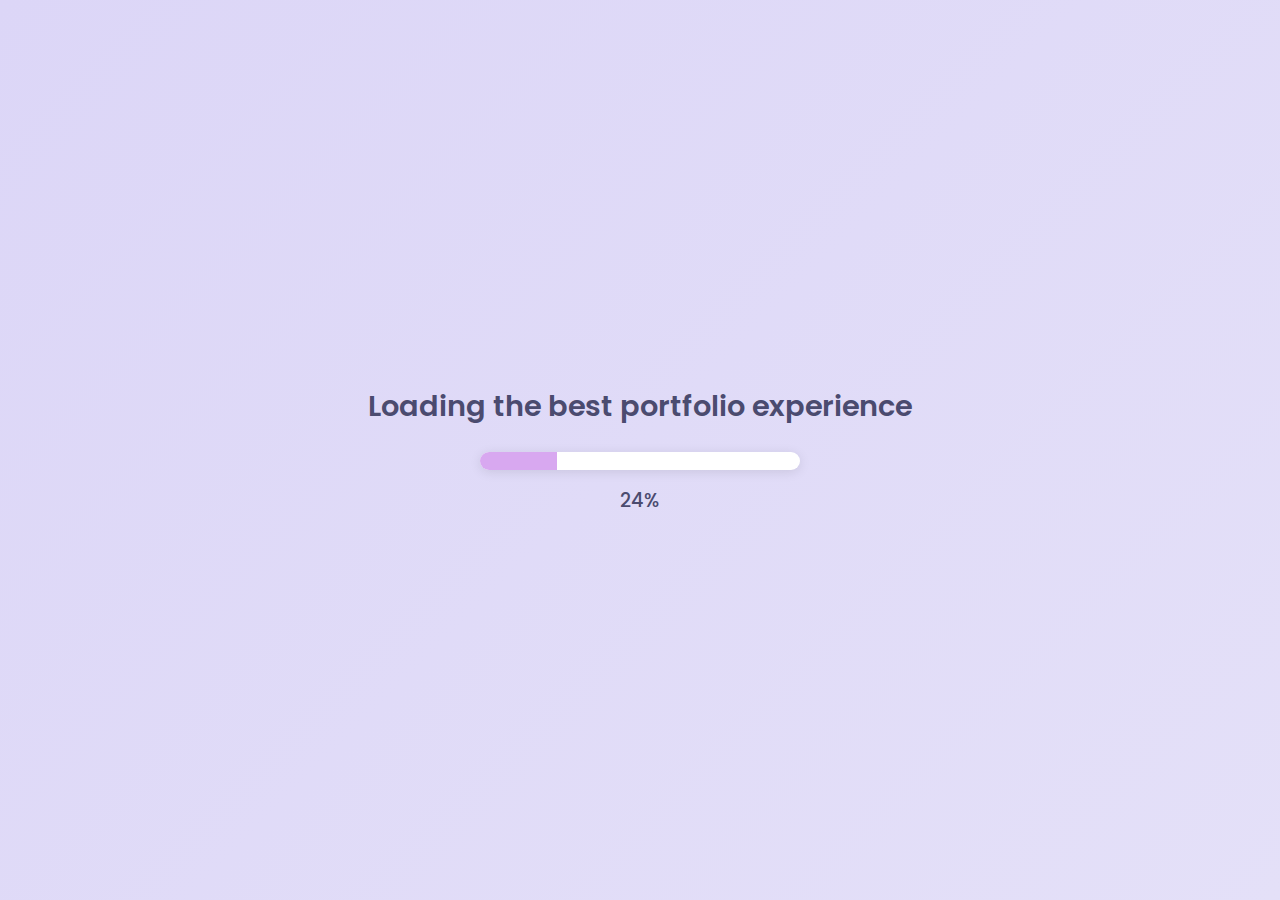
<file: index.html>
<!DOCTYPE html>
<html lang="en">
<head>
  <meta charset="UTF-8" />
  <meta name="viewport" content="width=device-width, initial-scale=1.0"/>
  <title>Loading...</title>
  <link href="https://fonts.googleapis.com/css2?family=Poppins:wght@400;600&display=swap" rel="stylesheet">
  <style>
    :root {
      --lavender: #dcd6f7;
      --lavender-dark: #a29bfe;
      --text-color: #4b4b6f;
    }

    * {
      margin: 0;
      padding: 0;
      box-sizing: border-box;
    }

    body {
      height: 100vh;
      background: linear-gradient(135deg, var(--lavender), #e4e0f8);
      font-family: 'Poppins', sans-serif;
      display: flex;
      align-items: center;
      justify-content: center;
      flex-direction: column;
      color: var(--text-color);
      overflow: hidden;
    }

    .loading-wrapper {
      text-align: center;
      opacity: 1;
      transition: opacity 0.6s ease-out;
    }

    h1 {
      font-size: 1.8rem;
      font-weight: 600;
      margin-bottom: 24px;
    }

    .dots::after {
      content: '';
      animation: dots 1.5s infinite steps(3);
    }

    @keyframes dots {
      0% { content: ''; }
      33% { content: '.'; }
      66% { content: '..'; }
      100% { content: '...'; }
    }

    .progress-container {
      width: 320px;
      height: 18px;
      background-color: #fff;
      border-radius: 999px;
      overflow: hidden;
      box-shadow: 0 2px 12px rgba(0, 0, 0, 0.1);
      margin: 0 auto;
    }

    .progress-bar {
      height: 100%;
      width: 0%;
      background: var(--lavender-dark);
      transition: width 0.2s ease-in-out;
    }

    .percentage {
      margin-top: 16px;
      font-size: 1.2rem;
      font-weight: 500;
      animation: bounce 0.6s ease-in-out infinite alternate;
    }

    @keyframes bounce {
      0% { transform: translateY(0); }
      100% { transform: translateY(-4px); }
    }

    .fade-out {
      opacity: 0;
    }

    @media (max-width: 400px) {
      h1 {
        font-size: 1.3rem;
        padding: 0 10px;
      }

      .progress-container {
        width: 80%;
      }

      .percentage {
        font-size: 1rem;
      }
    }
  </style>
</head>
<body>

  <div class="loading-wrapper" id="loader">
    <h1><span class="dots">Loading</span> the best portfolio experience</h1>
    <div class="progress-container">
      <div class="progress-bar" id="bar"></div>
    </div>
    <div class="percentage" id="percent">0%</div>
  </div>

  <script>
    let percent = 0;
    const bar = document.getElementById("bar");
    const percentText = document.getElementById("percent");
    const loader = document.getElementById("loader");

    const loading = setInterval(() => {
      percent += 1;
      bar.style.width = percent + "%";
      percentText.textContent = percent + "%";

      // Add a subtle color shift for visual interest
      if (percent % 10 === 0) {
        bar.style.background = `hsl(${260 + percent}, 70%, 80%)`;
      }

      if (percent >= 100) {
        clearInterval(loading);
        loader.classList.add('fade-out');
        setTimeout(() => {
          window.location.href = "pages/dashboard.html"; // Target page
        }, 600);
      }
    }, 30);
  </script>

</body>
</html>
</file>
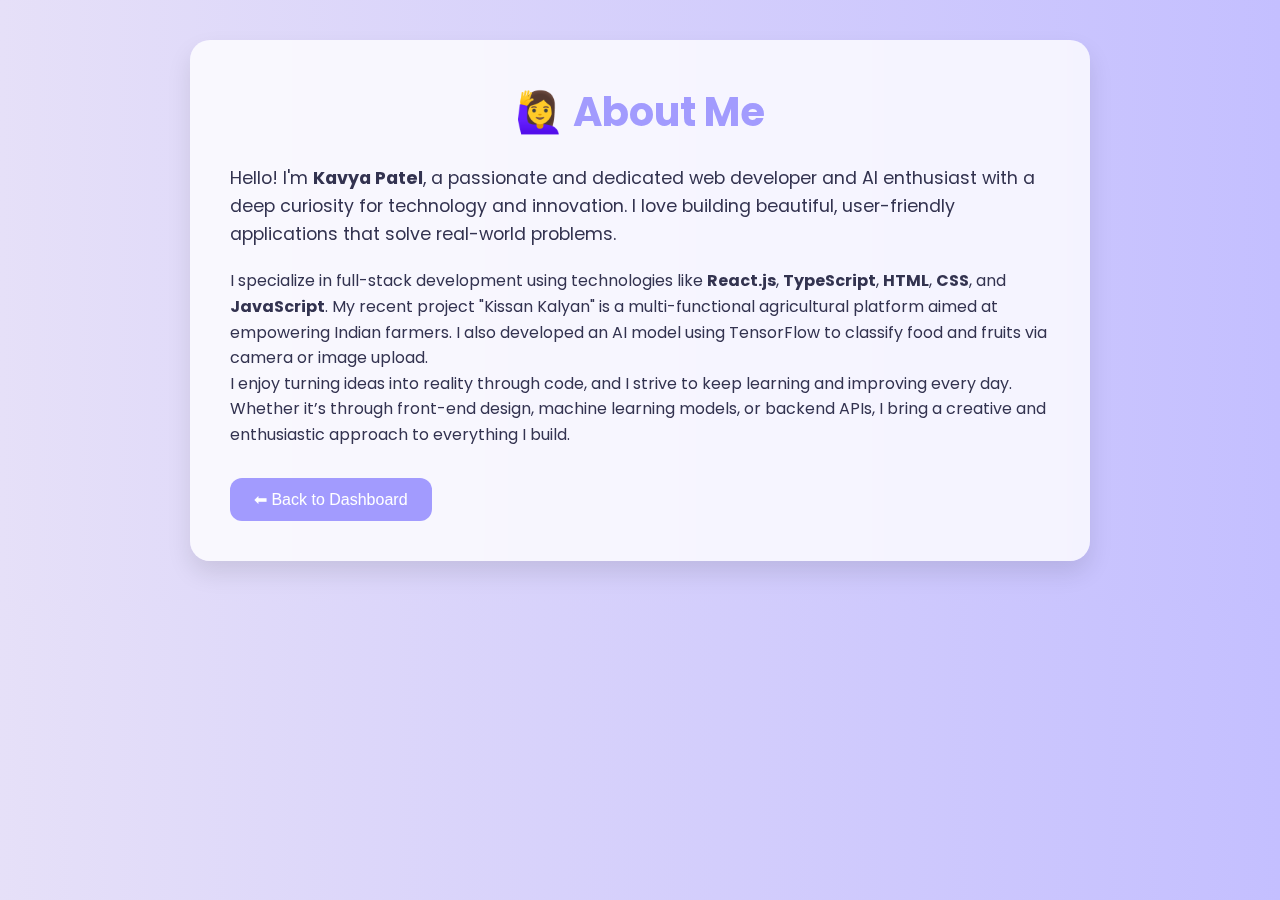
<file: pages/about.html>
<!DOCTYPE html>
<html lang="en">
<head>
  <meta charset="UTF-8" />
  <meta name="viewport" content="width=device-width, initial-scale=1.0" />
  <title>About Me - Kavya Patel</title>
  <link href="https://fonts.googleapis.com/css2?family=Poppins:wght@400;600&display=swap" rel="stylesheet">
  <style>
    :root {
      --lavender: #dcd6f7;
      --lavender-dark: #a29bfe;
      --text: #333350;
      --bg-card: #ffffffcc;
    }

    * {
      margin: 0;
      padding: 0;
      box-sizing: border-box;
    }

    body {
      font-family: 'Poppins', sans-serif;
      background: linear-gradient(to right, #e6e0f8, #c4bfff);
      color: var(--text);
      line-height: 1.6;
      padding: 40px 20px;
      transition: opacity 0.6s ease-in-out;
      opacity: 1;
    }

    body.fade-out {
      opacity: 0;
    }

    .container {
      max-width: 900px;
      margin: 0 auto;
      background: var(--bg-card);
      padding: 40px;
      border-radius: 20px;
      box-shadow: 0 12px 24px rgba(0, 0, 0, 0.1);
      backdrop-filter: blur(8px);
    }

    h1 {
      font-size: 2.5rem;
      color: var(--lavender-dark);
      margin-bottom: 20px;
      text-align: center;
    }

    .intro {
      font-size: 1.1rem;
      margin-bottom: 20px;
    }

    .btn {
      display: inline-block;
      margin-top: 30px;
      padding: 12px 24px;
      background-color: var(--lavender-dark);
      color: white;
      border: none;
      border-radius: 12px;
      font-size: 1rem;
      text-decoration: none;
      transition: background-color 0.3s ease;
    }

    .btn:hover {
      background-color: #7e74d1;
    }
    .easter-egg {
      text-align: center;
      margin-top: 30px;
    }

    .easter-button {
      background: transparent;
      border: none;
      color: var(--lavender-dark);
      font-size: 0.9rem;
      cursor: pointer;
      text-decoration: underline;
    }
  </style>
</head>
<body>
  <div class="container">
    <h1>🙋‍♀️ About Me</h1>
    <p class="intro">
      Hello! I'm <strong>Kavya Patel</strong>, a passionate and dedicated web developer and AI enthusiast with a deep curiosity for technology and innovation. I love building beautiful, user-friendly applications that solve real-world problems.
    </p>
    <p>
      I specialize in full-stack development using technologies like <strong>React.js</strong>, <strong>TypeScript</strong>, <strong>HTML</strong>, <strong>CSS</strong>, and <strong>JavaScript</strong>. My recent project "Kissan Kalyan" is a multi-functional agricultural platform aimed at empowering Indian farmers. I also developed an AI model using TensorFlow to classify food and fruits via camera or image upload.
    </p>
    <p>
      I enjoy turning ideas into reality through code, and I strive to keep learning and improving every day. Whether it’s through front-end design, machine learning models, or backend APIs, I bring a creative and enthusiastic approach to everything I build.
    </p>



   
    <button class="btn" onclick="handelBack()">⬅ Back to Dashboard</button>
  </div>

  <script>
    function handelBack(){
        window.location.href = 'dashboard.html';
    }

    window.addEventListener('pageshow', () => {
      document.body.classList.remove('fade-out');
    });
  </script>
</body>
</html>
</file>
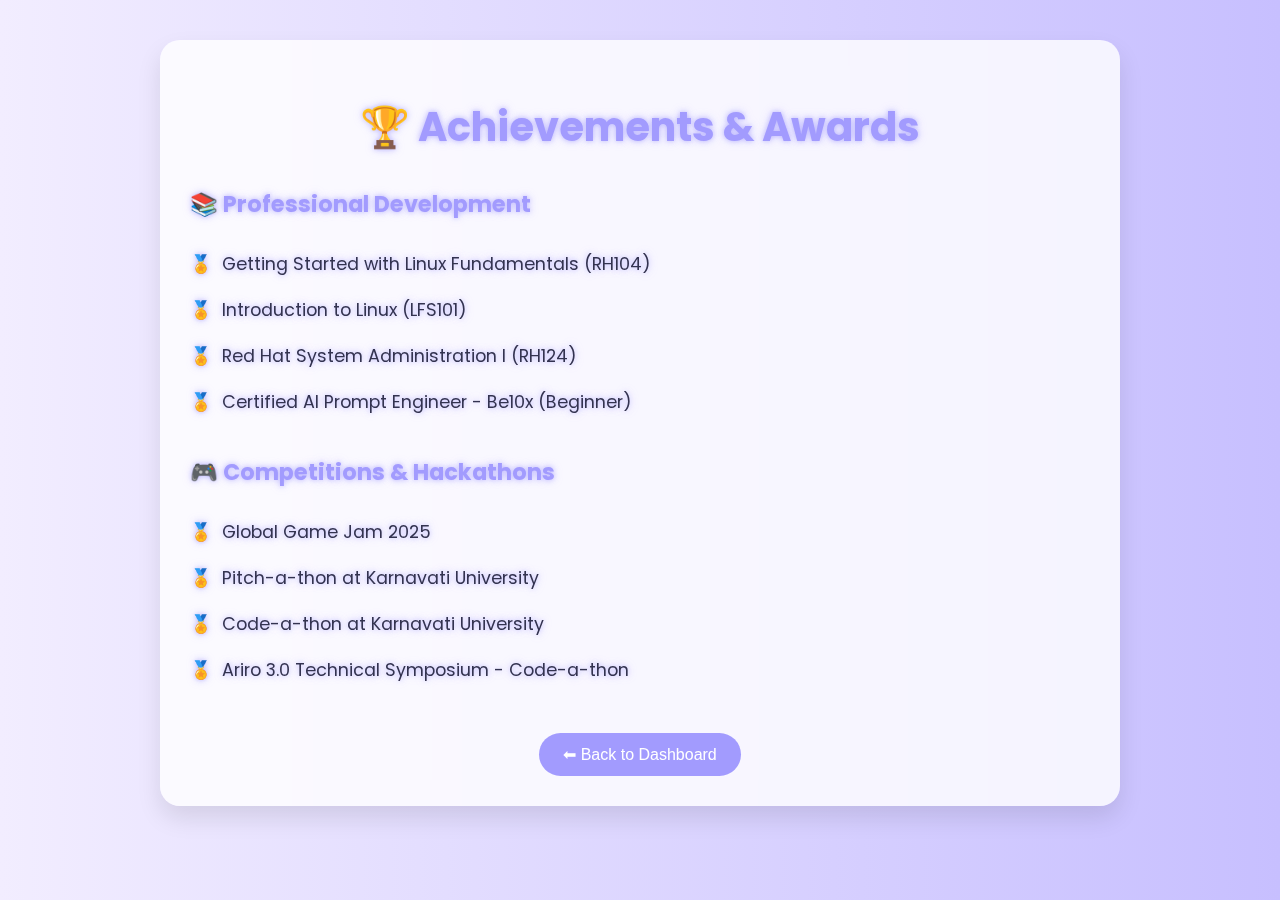
<file: pages/awards.html>
<!DOCTYPE html>
<html lang="en">
<head>
  <meta charset="UTF-8" />
  <meta name="viewport" content="width=device-width, initial-scale=1.0" />
  <title>Achievements & Awards - Kavya Patel</title>
  <style class="css">
        :root {
      --lavender: #dcd6f7;
      --lavender-dark: #a29bfe;
      --text: #333350;
      --bg-card: #ffffffcc;
    }

    body {
      margin: 0;
      font-family: 'Poppins', sans-serif;
      background: linear-gradient(to right, #f2edff, #c7bfff);
      color: var(--text);
      padding: 40px 20px;
    }

    .container {
      max-width: 900px;
      margin: 0 auto;
      background: var(--bg-card);
      padding: 30px;
      border-radius: 20px;
      box-shadow: 0 12px 24px rgba(0,0,0,0.1);
      backdrop-filter: blur(10px);
    }

    h1, h2, li, p {
      text-shadow: 0 0 5px rgba(162, 155, 254, 0.6), 0 0 10px rgba(162, 155, 254, 0.4);
    }

    h1 {
      text-align: center;
      color: var(--lavender-dark);
      font-size: 2.5rem;
    }

    ul {
      list-style: none;
      padding: 0;
      margin-top: 20px;
    }

    li {
      font-size: 1.1rem;
      padding: 10px 0;
      display: flex;
      align-items: center;
    }

    li::before {
      content: "🏅";
      margin-right: 10px;
    }

    .category {
      margin-top: 30px;
    }

    .category h2 {
      font-size: 1.4rem;
      color: var(--lavender-dark);
    }

    .back-button {
      display: block;
      margin: 40px auto 0;
      background-color: var(--lavender-dark);
      color: white;
      padding: 12px 24px;
      border: none;
      border-radius: 30px;
      font-size: 1rem;
      cursor: pointer;
      transition: background 0.3s;
    }

    .back-button:hover {
      background-color: #8e7dff;
    }

    .easter-egg {
      text-align: center;
      margin-top: 30px;
    }

    .easter-button {
      background: transparent;
      border: none;
      color: var(--lavender-dark);
      font-size: 0.9rem;
      cursor: pointer;
      text-decoration: underline;
    }
  </style>
  <link href="https://fonts.googleapis.com/css2?family=Poppins:wght@400;600&display=swap" rel="stylesheet">
  
</head>
<body>

  <div class="container">
    <h1>🏆 Achievements & Awards</h1>

    <div class="category">
      <h2>📚 Professional Development</h2>
      <ul>
        <li>Getting Started with Linux Fundamentals (RH104)</li>
        <li>Introduction to Linux (LFS101)</li>
        <li>Red Hat System Administration I (RH124)</li>
        <li>Certified AI Prompt Engineer - Be10x (Beginner)</li>
      </ul>
    </div>

    <div class="category">
      <h2>🎮 Competitions & Hackathons</h2>
      <ul>
        <li>Global Game Jam 2025</li>
        <li>Pitch-a-thon at Karnavati University</li>
        <li>Code-a-thon at Karnavati University</li>
        <li>Ariro 3.0 Technical Symposium - Code-a-thon</li>
      </ul>
    </div>

    <button class="back-button" onclick="goToDashboard()">⬅ Back to Dashboard</button>


  </div>

  <script>
    function goToDashboard() {
      window.location.href = 'dashboard.html';
    }


  </script>

</body>
</html>
</file>
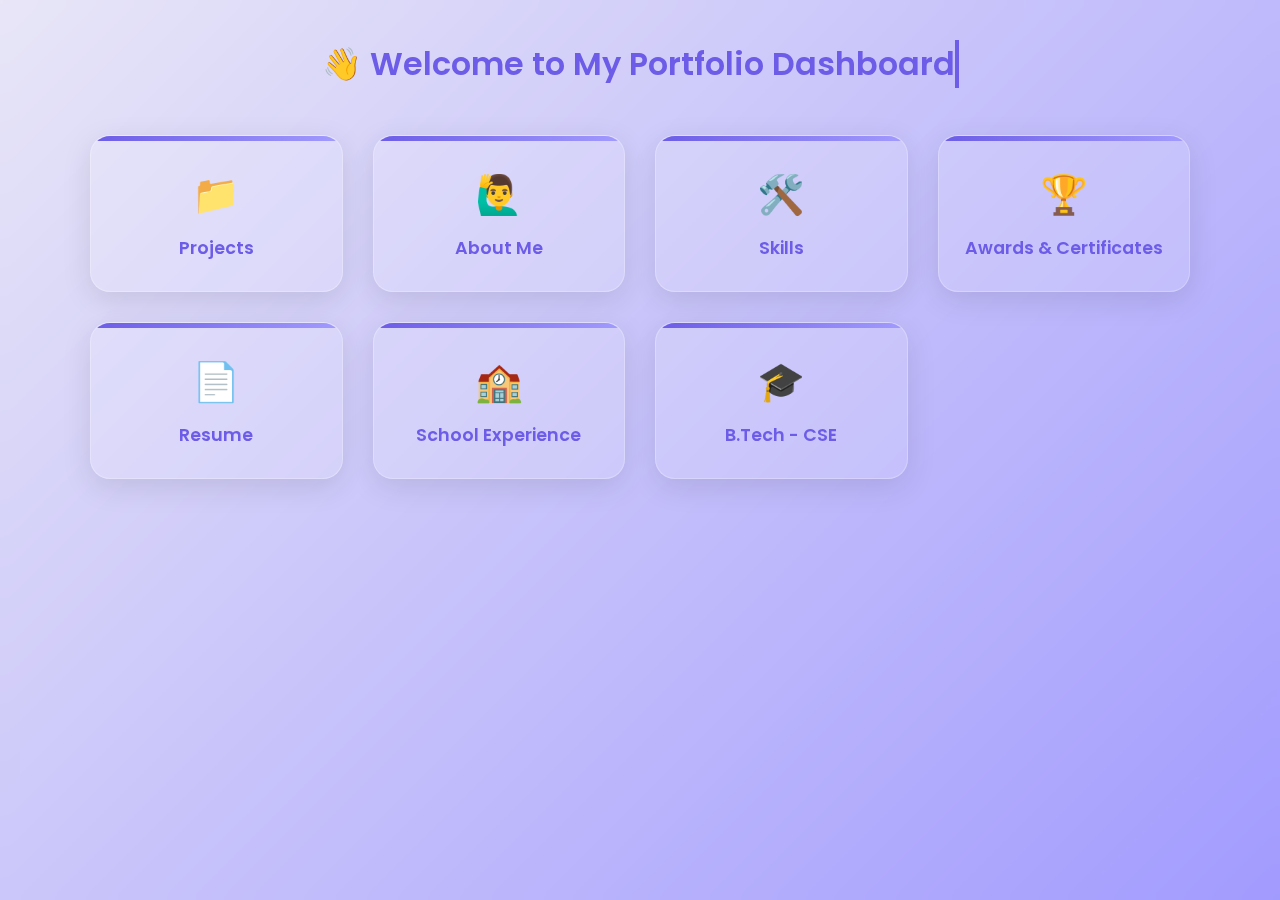
<file: pages/dashboard.html>
<!DOCTYPE html>
<html lang="en">
<head>
  <meta charset="UTF-8" />
  <meta name="viewport" content="width=device-width, initial-scale=1.0"/>
  <title>My Dashboard</title>
  <link href="https://fonts.googleapis.com/css2?family=Poppins:wght@400;600&display=swap" rel="stylesheet">
   <style class="css">
        :root {
      --lavender-light: #e8e6f7;
      --lavender-main: #a29bfe;
      --lavender-dark: #6c5ce7;
      --text-dark: #3a3a5c;
      --white: #ffffff;
    }

    * {
      box-sizing: border-box;
      margin: 0;
      padding: 0;
    }

    body {
      font-family: 'Poppins', sans-serif;
      background: linear-gradient(135deg, var(--lavender-light), var(--lavender-main));
      color: var(--text-dark);
      min-height: 100vh;
      overflow-y: auto;
      padding: 40px 20px;
      backdrop-filter: blur(8px);
    }

    .header {
      text-align: center;
      margin-bottom: 40px;
    }

    .typewriter {
      display: inline-block;
      overflow: hidden;
      border-right: .15em solid var(--lavender-dark);
      white-space: nowrap;
      animation: typing 3s steps(40, end), blink-caret .75s step-end infinite;
      font-size: 2rem;
      font-weight: 600;
      color: var(--lavender-dark);
    }

    @keyframes typing {
      from { width: 0 }
      to { width: 100% }
    }

    @keyframes blink-caret {
      from, to { border-color: transparent }
      50% { border-color: var(--lavender-dark); }
    }

    .dashboard {
      display: grid;
      grid-template-columns: repeat(auto-fit, minmax(220px, 1fr));
      gap: 30px;
      max-width: 1100px;
      margin: 0 auto;
    }

    .card {
      background: rgba(255, 255, 255, 0.15);
      border-radius: 20px;
      padding: 30px 20px;
      text-align: center;
      cursor: pointer;
      transition: transform 0.3s ease, box-shadow 0.3s ease, backdrop-filter 0.3s ease;
      backdrop-filter: blur(12px);
      box-shadow: 0 8px 30px rgba(0, 0, 0, 0.1);
      border: 1px solid rgba(255, 255, 255, 0.25);
      position: relative;
      overflow: hidden;
    }

    .card:hover {
      transform: translateY(-8px) scale(1.03);
      box-shadow: 0 18px 40px rgba(108, 92, 231, 0.4);
    }

    .card::before {
      content: '';
      position: absolute;
      top: 0;
      left: 0;
      height: 5px;
      width: 100%;
      background: linear-gradient(to right, #6c5ce7, #a29bfe);
      border-top-left-radius: 20px;
      border-top-right-radius: 20px;
    }

    .card-icon {
      font-size: 2.4rem;
      margin-bottom: 12px;
      transition: transform 0.3s ease, text-shadow 0.3s ease;
    }

    .card:hover .card-icon {
      transform: scale(1.3);
      text-shadow: 0 0 8px rgba(108, 92, 231, 0.6);
    }

    .card h3 {
      font-size: 1.1rem;
      font-weight: 600;
      color: var(--lavender-dark);
      transition: color 0.3s ease;
    }

    @media (max-width: 600px) {
      .card h3 {
        font-size: 1rem;
      }
      .typewriter {
        font-size: 1.4rem;
      }
    }
    .ripple {
  position: absolute;
  border-radius: 50%;
  background-color: rgba(108, 92, 231, 0.3);
  transform: scale(0);
  animation: ripple-animation 0.6s linear;
  pointer-events: none;
  z-index: 1;
}

@keyframes ripple-animation {
  to {
    transform: scale(2);
    opacity: 0;
  }
}

   </style>
</head>
<body>

  <div class="header">
    <div class="typewriter">👋 Welcome to My Portfolio Dashboard</div>
  </div>

  <div class="dashboard">
    <div class="card" onclick="goTo('projects.html')">
      <div class="card-icon">📁</div>
      <h3>Projects</h3>
    </div>
    <div class="card" onclick="goTo('about.html')">
      <div class="card-icon">🙋‍♂️</div>
      <h3>About Me</h3>
    </div>
    <div class="card" onclick="goTo('skills.html')">
      <div class="card-icon">🛠️</div>
      <h3>Skills</h3>
    </div>
    <div class="card" onclick="goTo('awards.html')">
      <div class="card-icon">🏆</div>
      <h3>Awards & Certificates</h3>
    </div>
    <div class="card" onclick="goTo('resume.html')">
      <div class="card-icon">📄</div>
      <h3>Resume</h3>
    </div>
    <div class="card" onclick="goTo('school.html')">
      <div class="card-icon">🏫</div>
      <h3>School Experience</h3>
    </div>
    <div class="card" onclick="goTo('university.html')">
      <div class="card-icon">🎓</div>
      <h3>B.Tech - CSE</h3>
    </div>
  </div>

  <script class="js">
    function goTo(url) {
      document.body.classList.add('fade-out');
      setTimeout(() => {
        window.location.href = url;
      }, 600); // match the CSS transition duration
    }

    // Optional: make fade-in on page load smoother
    window.addEventListener('pageshow', () => {
      document.body.classList.remove('fade-out');
    });
  </script>

</body>
</html>
<!-- kavya at 
choti at 
clg reunion
nishita fav -->
</file>
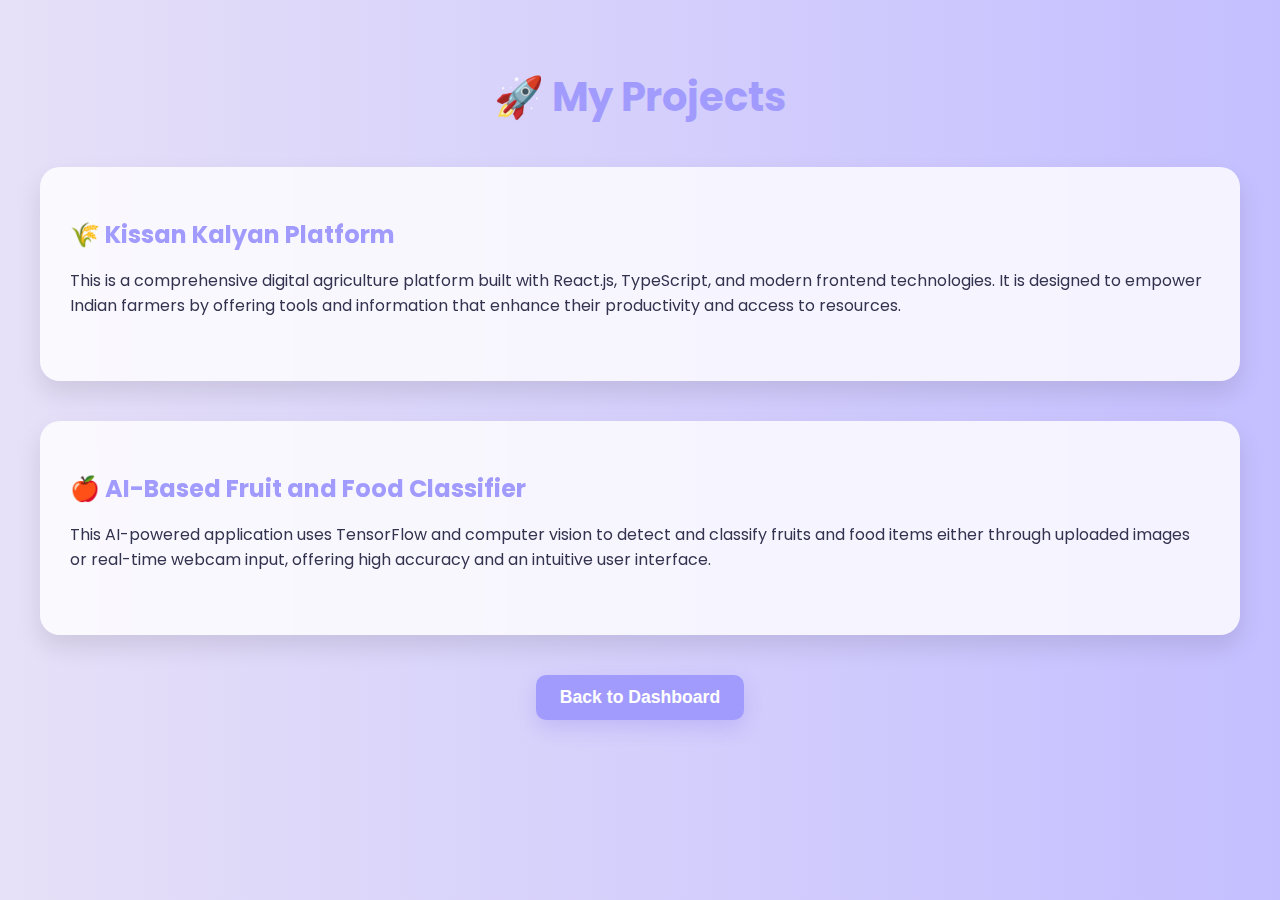
<file: pages/projects.html>
<!DOCTYPE html>
<html lang="en">
<head>
  <meta charset="UTF-8" />
  <meta name="viewport" content="width=device-width, initial-scale=1.0" />
  <title>My Projects</title>
  <link href="https://fonts.googleapis.com/css2?family=Poppins:wght@400;600&display=swap" rel="stylesheet">
  <style>
    :root {
      --lavender: #dcd6f7;
      --lavender-dark: #a29bfe;
      --text: #333350;
      --bg-card: #ffffffcc;
    }

    body {
      margin: 0;
      font-family: 'Poppins', sans-serif;
      background: linear-gradient(to right, #e6e0f8, #c4bfff);
      color: var(--text);
      padding: 40px 20px;
      overflow-x: hidden;
    }

    header {
      text-align: center;
      margin-bottom: 40px;
    }

    header h1 {
      font-size: 2.5rem;
      color: var(--lavender-dark);
    }

    .project-container {
      display: flex;
      flex-direction: column;
      gap: 40px;
      max-width: 1200px;
      margin: 0 auto;
    }

    .project {
      background: var(--bg-card);
      padding: 30px;
      border-radius: 20px;
      box-shadow: 0 12px 24px rgba(0,0,0,0.1);
      backdrop-filter: blur(8px);
      transition: transform 0.3s ease, box-shadow 0.3s ease;
      position: relative;
      cursor: pointer;
    }

    .project:hover {
      transform: translateY(-10px);
      box-shadow: 0 20px 40px rgba(0,0,0,0.15);
    }

    .project h2 {
      color: var(--lavender-dark);
      margin-bottom: 10px;
    }

    .project p {
      line-height: 1.6;
    }

    ul.features {
      list-style: none;
      padding: 0;
      margin-top: 10px;
      overflow: hidden;
      transition: max-height 0.5s ease;
      max-height: 0;
    }

    ul.features li::before {
      content: '✔';
      color: var(--lavender-dark);
      margin-right: 10px;
    }

    @media (max-width: 768px) {
      .project {
        padding: 20px;
      }
    }

    .back-button-container {
      text-align: center;
      margin-top: 40px;
    }

    .back-button {
      background-color: var(--lavender-dark);
      color: #fff;
      border: none;
      padding: 12px 24px;
      font-size: 1.1rem;
      font-weight: bold;
      border-radius: 10px;
      cursor: pointer;
      transition: transform 0.3s ease;
      box-shadow: 0 8px 20px rgba(108, 92, 231, 0.2);
    }

    .back-button:hover {
      transform: scale(1.05);
      box-shadow: 0 12px 25px rgba(108, 92, 231, 0.3);
    }

    .back-button:focus {
      outline: none;
    }
  </style>
</head>
<body>
  <header>
    <h1>🚀 My Projects</h1>
  </header>

  <div class="project-container">
    <div class="project" id="project1">
      <h2>🌾 Kissan Kalyan Platform</h2>
      <p>This is a comprehensive digital agriculture platform built with React.js, TypeScript, and modern frontend technologies. It is designed to empower Indian farmers by offering tools and information that enhance their productivity and access to resources.</p>
      <ul class="features">
        <li>Locate nearby cold storage facilities using integrated map data.</li>
        <li>Digital system to book tractors and farming equipment on rent.</li>
        <li>AI-based pest alert system tailored to location and season.</li>
        <li>Pesticide recommendations based on real-time data and analysis.</li>
        <li>Live weather updates and forecasts through external APIs.</li>
        <li>Smart AI assistant trained on Indian agriculture and schemes.</li>
        <li>Robust OTP system for secure user authentication.</li>
      </ul>
    </div>

    <div class="project" id="project2">
      <h2>🍎 AI-Based Fruit and Food Classifier</h2>
      <p>This AI-powered application uses TensorFlow and computer vision to detect and classify fruits and food items either through uploaded images or real-time webcam input, offering high accuracy and an intuitive user interface.</p>
      <ul class="features">
        <li>Upload images to identify specific food items or fruits.</li>
        <li>Use live camera to detect food items in real-time.</li>
        <li>Built with a comprehensive dataset for high-accuracy detection.</li>
        <li>Interactive UI showing confidence level and feedback.</li>
      </ul>
    </div>
  </div>

  <!-- Back to Dashboard Button -->
  <div class="back-button-container">
    <button class="back-button" onclick="window.location.href='dashboard.html'">Back to Dashboard</button>
  </div>

  <script>
    document.addEventListener('DOMContentLoaded', () => {
      const cards = document.querySelectorAll('.project');

      const observer = new IntersectionObserver((entries) => {
        entries.forEach(entry => {
          if (entry.isIntersecting) {
            entry.target.style.opacity = 1;
            entry.target.style.transform = 'translateY(0)';
          }
        });
      }, { threshold: 0.3 });

      cards.forEach(card => {
        card.style.opacity = 0;
        card.style.transform = 'translateY(40px)';
        observer.observe(card);

        const list = card.querySelector('ul');
        card.addEventListener('click', () => {
          const expanded = list.style.maxHeight && list.style.maxHeight !== '0px';
          list.style.maxHeight = expanded ? '0px' : list.scrollHeight + 'px';
        });

        const tooltip = document.createElement('div');
        tooltip.className = 'tooltip';
        tooltip.innerText = 'Click to toggle features';
        Object.assign(tooltip.style, {
          position: 'absolute',
          bottom: '10px',
          right: '10px',
          background: '#a29bfe',
          color: '#fff',
          padding: '6px 10px',
          borderRadius: '10px',
          fontSize: '0.8rem',
          opacity: 0,
          transition: 'opacity 0.3s',
        });

        card.appendChild(tooltip);

        card.addEventListener('mouseenter', () => tooltip.style.opacity = 1);
        card.addEventListener('mouseleave', () => tooltip.style.opacity = 0);

        card.tabIndex = 0;
        card.addEventListener('focus', () => card.classList.add('focused'));
        card.addEventListener('blur', () => card.classList.remove('focused'));
      });

      // Smooth scroll to projects on load
      window.scrollTo({ top: 0, behavior: 'smooth' });

      // Simulate network loading effect on cards
      setTimeout(() => {
        cards.forEach(card => card.style.transition = 'all 0.6s ease-in-out');
      }, 100);

      // Keyboard accessibility toggle
      document.addEventListener('keydown', e => {
        if (e.key === 'Enter') {
          const active = document.activeElement;
          if (active && active.classList.contains('project')) {
            const ul = active.querySelector('ul');
            const expanded = ul.style.maxHeight && ul.style.maxHeight !== '0px';
            ul.style.maxHeight = expanded ? '0px' : ul.scrollHeight + 'px';
          }
        }
      });
    });
  </script>
</body>
</html>
</file>
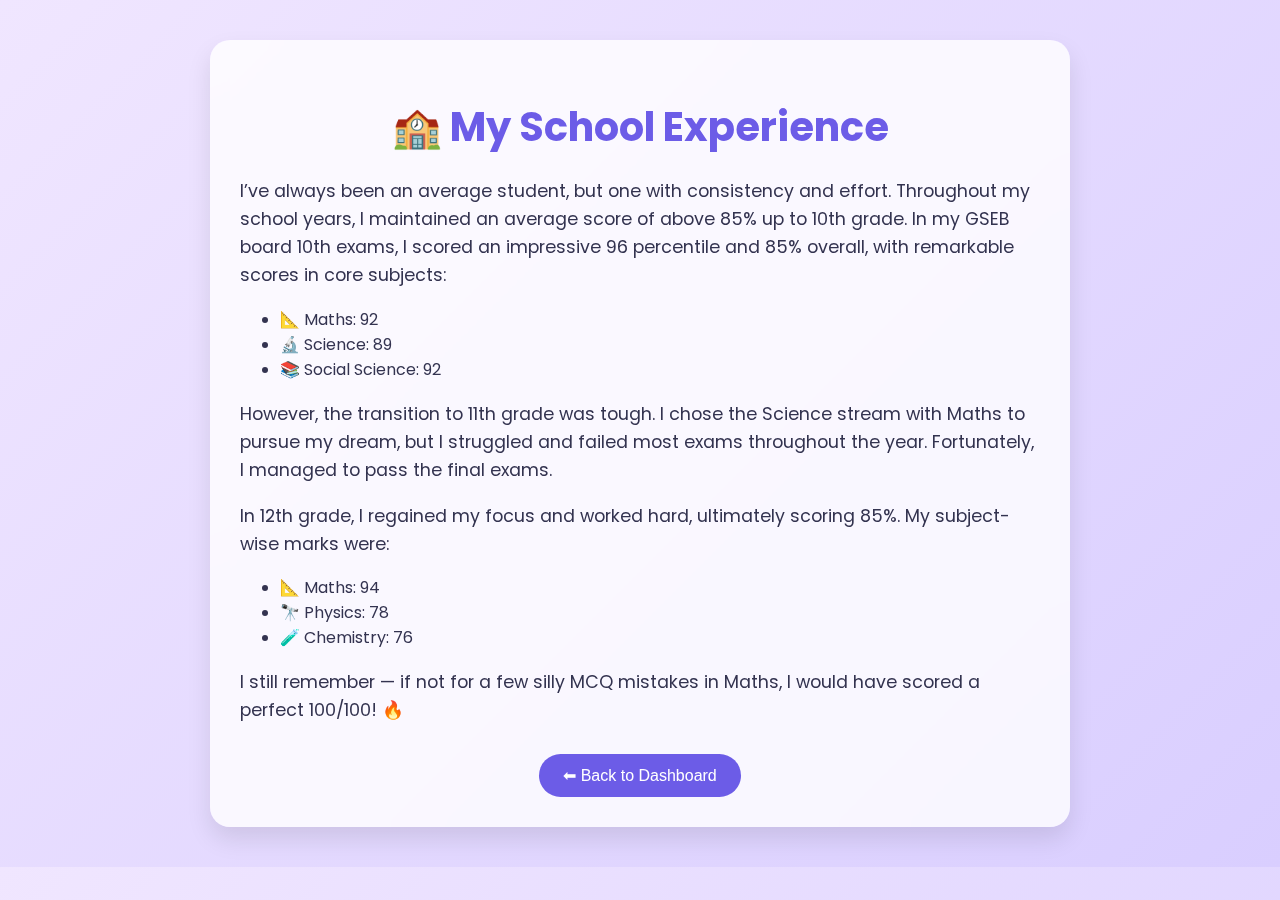
<file: pages/school.html>
<!DOCTYPE html>
<html lang="en">
<head>
  <meta charset="UTF-8" />
  <meta name="viewport" content="width=device-width, initial-scale=1.0" />
  <title>School Experience - Kavya Patel</title>
  <link href="https://fonts.googleapis.com/css2?family=Poppins:wght@400;600&display=swap" rel="stylesheet">
  <style>
    body {
      margin: 0;
      font-family: 'Poppins', sans-serif;
      background: linear-gradient(135deg, #f0e6ff, #d9ceff);
      padding: 40px 20px;
      color: #333350;
    }

    .container {
      max-width: 800px;
      margin: auto;
      background: #ffffffcc;
      padding: 30px;
      border-radius: 20px;
      box-shadow: 0 12px 24px rgba(0,0,0,0.1);
      backdrop-filter: blur(8px);
    }

    h1 {
      text-align: center;
      color: #6c5ce7;
      font-size: 2.5rem;
      margin-bottom: 20px;
    }

    p {
      font-size: 1.1rem;
      line-height: 1.6;
    }

    .back-button {
      display: block;
      margin: 30px auto 0;
      background-color: #6c5ce7;
      color: white;
      padding: 12px 24px;
      border: none;
      border-radius: 30px;
      font-size: 1rem;
      cursor: pointer;
    }

    .back-button:hover {
      background-color: #5a4bd4;
    }
  </style>
</head>
<body>
  <div class="container">
    <h1>🏫 My School Experience</h1>
    <p>
      I’ve always been an average student, but one with consistency and effort. Throughout my school years,
      I maintained an average score of above 85% up to 10th grade. In my GSEB board 10th exams, I scored an impressive 96 percentile
      and 85% overall, with remarkable scores in core subjects:
    </p>
    <ul>
      <li>📐 Maths: 92</li>
      <li>🔬 Science: 89</li>
      <li>📚 Social Science: 92</li>
    </ul>
    <p>
      However, the transition to 11th grade was tough. I chose the Science stream with Maths to pursue my dream, but
      I struggled and failed most exams throughout the year. Fortunately, I managed to pass the final exams.
    </p>
    <p>
      In 12th grade, I regained my focus and worked hard, ultimately scoring 85%. My subject-wise marks were:
    </p>
    <ul>
      <li>📐 Maths: 94</li>
      <li>🔭 Physics: 78</li>
      <li>🧪 Chemistry: 76</li>
    </ul>
    <p>
      I still remember — if not for a few silly MCQ mistakes in Maths, I would have scored a perfect 100/100! 🔥
    </p>
    <button class="back-button" onclick="window.location.href='dashboard.html'">⬅ Back to Dashboard</button>
  </div>
</body>
</html>
</file>
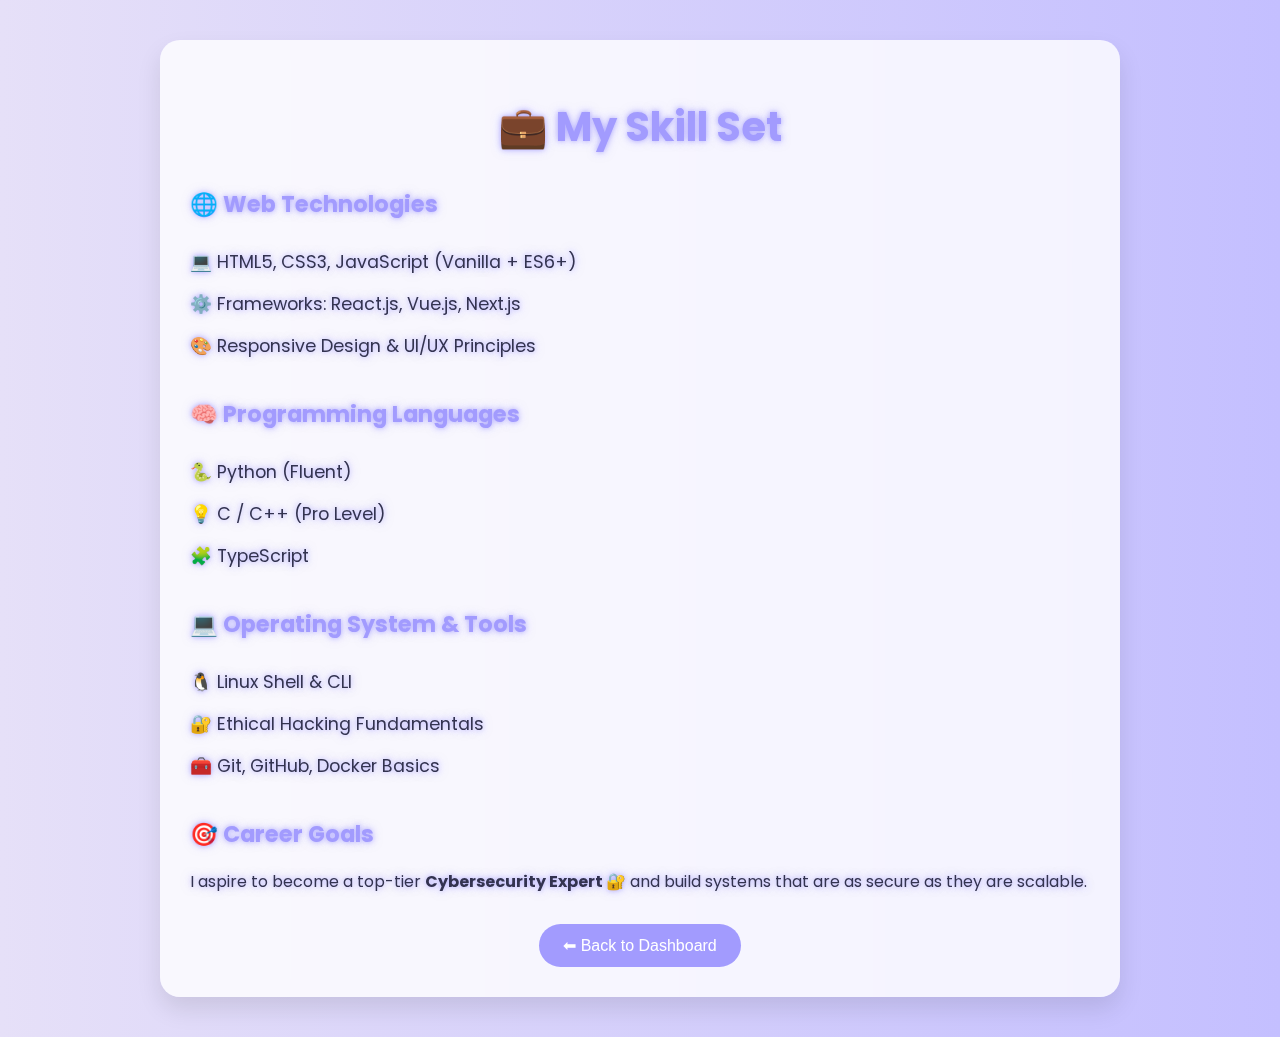
<file: pages/skills.html>
<!DOCTYPE html>
<html lang="en">
<head>
  <meta charset="UTF-8" />
  <meta name="viewport" content="width=device-width, initial-scale=1.0" />
  <title>Skills - Kavya Patel</title>
  <link href="https://fonts.googleapis.com/css2?family=Poppins:wght@400;600&display=swap" rel="stylesheet">
  <style class="css">
        :root {
      --lavender: #dcd6f7;
      --lavender-dark: #a29bfe;
      --text: #333350;
      --bg-card: #ffffffcc;
    }

    body {
      margin: 0;
      font-family: 'Poppins', sans-serif;
      background: linear-gradient(to right, #e6e0f8, #c4bfff);
      color: var(--text);
      padding: 40px 20px;
    }

    .container {
      max-width: 900px;
      margin: 0 auto;
      background: var(--bg-card);
      padding: 30px;
      border-radius: 20px;
      box-shadow: 0 12px 24px rgba(0,0,0,0.1);
      backdrop-filter: blur(8px);
    }

    h1, h2, li, p {
      text-shadow: 0 0 5px rgba(162, 155, 254, 0.7), 0 0 10px rgba(162, 155, 254, 0.5);
    }

    h1 {
      text-align: center;
      color: var(--lavender-dark);
      font-size: 2.5rem;
    }

    ul {
      list-style: none;
      padding: 0;
      margin-top: 20px;
    }

    li {
      font-size: 1.1rem;
      padding: 8px 0;
    }

    .category {
      margin-top: 30px;
    }

    .category h2 {
      font-size: 1.4rem;
      color: var(--lavender-dark);
    }

    .back-button {
      display: block;
      margin: 30px auto 0;
      background-color: var(--lavender-dark);
      color: white;
      padding: 12px 24px;
      border: none;
      border-radius: 30px;
      font-size: 1rem;
      cursor: pointer;
      transition: background 0.3s;
    }

    .back-button:hover {
      background-color: #8e7dff;
    }

    .easter-egg {
      text-align: center;
      margin-top: 30px;
    }

    .easter-button {
      background: transparent;
      border: none;
      color: var(--lavender-dark);
      font-size: 0.9rem;
      cursor: pointer;
      text-decoration: underline;
    }
  </style>
</head>
<body>

  <div class="container">
    <h1>💼 My Skill Set</h1>

    <div class="category">
      <h2>🌐 Web Technologies</h2>
      <ul>
        <li>💻 HTML5, CSS3, JavaScript (Vanilla + ES6+)</li>
        <li>⚙️ Frameworks: React.js, Vue.js, Next.js</li>
        <li>🎨 Responsive Design & UI/UX Principles</li>
      </ul>
    </div>

    <div class="category">
      <h2>🧠 Programming Languages</h2>
      <ul>
        <li>🐍 Python (Fluent)</li>
        <li>💡 C / C++ (Pro Level)</li>
        <li>🧩 TypeScript</li>
      </ul>
    </div>

    <div class="category">
      <h2>💻 Operating System & Tools</h2>
      <ul>
        <li>🐧 Linux Shell & CLI</li>
        <li>🔐 Ethical Hacking Fundamentals</li>
        <li>🧰 Git, GitHub, Docker Basics</li>
      </ul>
    </div>

    <div class="category">
      <h2>🎯 Career Goals</h2>
      <p>I aspire to become a top-tier <strong>Cybersecurity Expert 🔐</strong> and build systems that are as secure as they are scalable.</p>
    </div>

    <button class="back-button" onclick="goToDashboard()">⬅ Back to Dashboard</button>


  </div>

  <script>
    function goToDashboard() {
      window.location.href = 'dashboard.html';
    }


  </script>

</body>
</html>
</file>
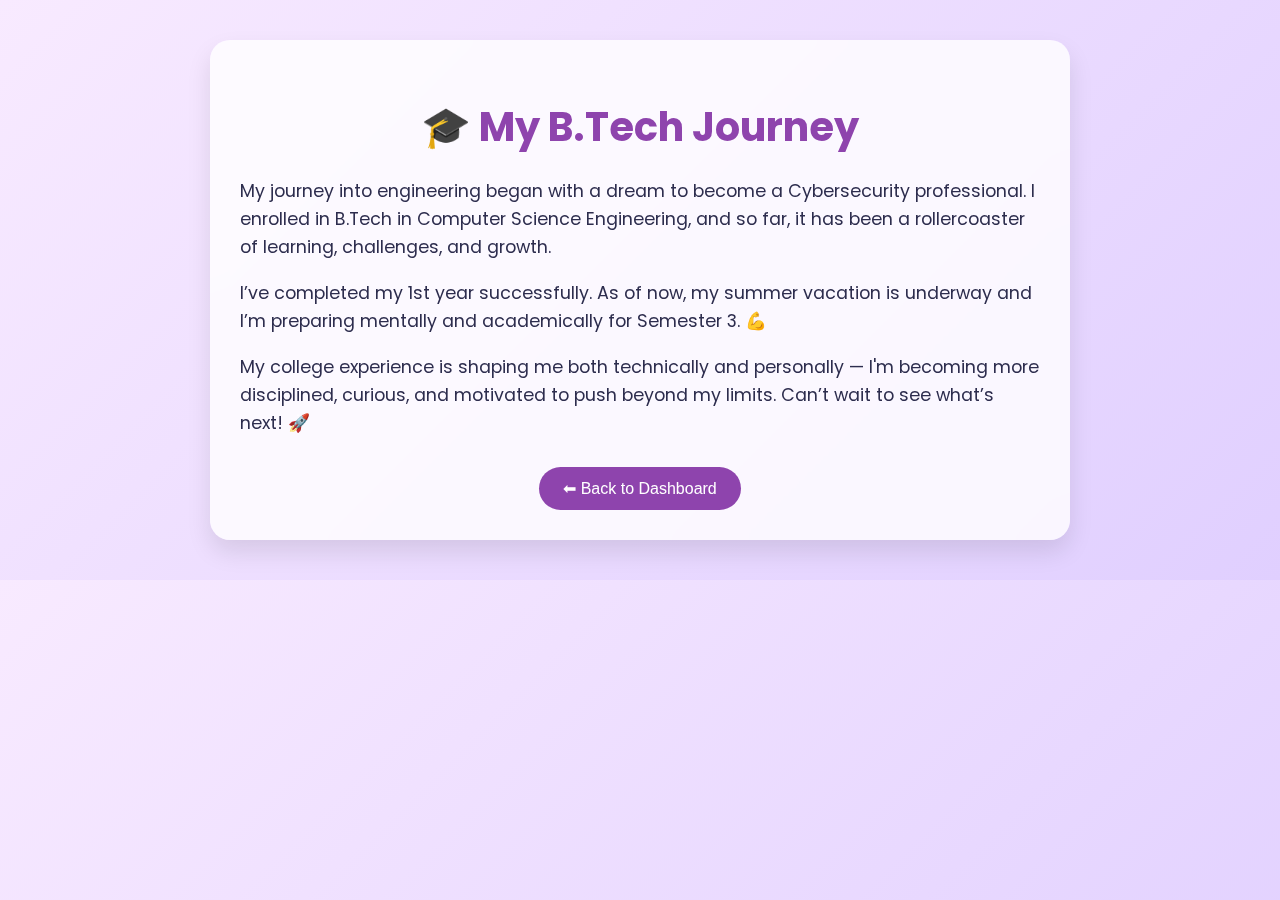
<file: pages/university.html>
<!DOCTYPE html>
<html lang="en">
<head>
  <meta charset="UTF-8" />
  <meta name="viewport" content="width=device-width, initial-scale=1.0" />
  <title>B.Tech Journey - Kavya Patel</title>
  <link href="https://fonts.googleapis.com/css2?family=Poppins:wght@400;600&display=swap" rel="stylesheet">
  <style>
    body {
      margin: 0;
      font-family: 'Poppins', sans-serif;
      background: linear-gradient(135deg, #f8eaff, #e0cfff);
      padding: 40px 20px;
      color: #2d2d4e;
    }

    .container {
      max-width: 800px;
      margin: auto;
      background: #ffffffcc;
      padding: 30px;
      border-radius: 20px;
      box-shadow: 0 12px 24px rgba(0,0,0,0.1);
      backdrop-filter: blur(8px);
    }

    h1 {
      text-align: center;
      color: #8e44ad;
      font-size: 2.5rem;
      margin-bottom: 20px;
    }

    p {
      font-size: 1.1rem;
      line-height: 1.6;
    }

    .back-button {
      display: block;
      margin: 30px auto 0;
      background-color: #8e44ad;
      color: white;
      padding: 12px 24px;
      border: none;
      border-radius: 30px;
      font-size: 1rem;
      cursor: pointer;
    }

    .back-button:hover {
      background-color: #6c3483;
    }
  </style>
</head>
<body>
  <div class="container">
    <h1>🎓 My B.Tech Journey</h1>
    <p>
      My journey into engineering began with a dream to become a Cybersecurity professional. I enrolled in B.Tech
      in Computer Science Engineering, and so far, it has been a rollercoaster of learning, challenges, and growth.
    </p>
    <p>
      I’ve completed my 1st year successfully. As of now, my summer vacation is underway and I’m preparing mentally
      and academically for Semester 3. 💪
    </p>
    <p>
      My college experience is shaping me both technically and personally — I'm becoming more disciplined, curious, and motivated
      to push beyond my limits. Can’t wait to see what’s next! 🚀
    </p>
    <button class="back-button" onclick="window.location.href='dashboard.html'">⬅ Back to Dashboard</button>
  </div>
</body>
</html>
</file>
